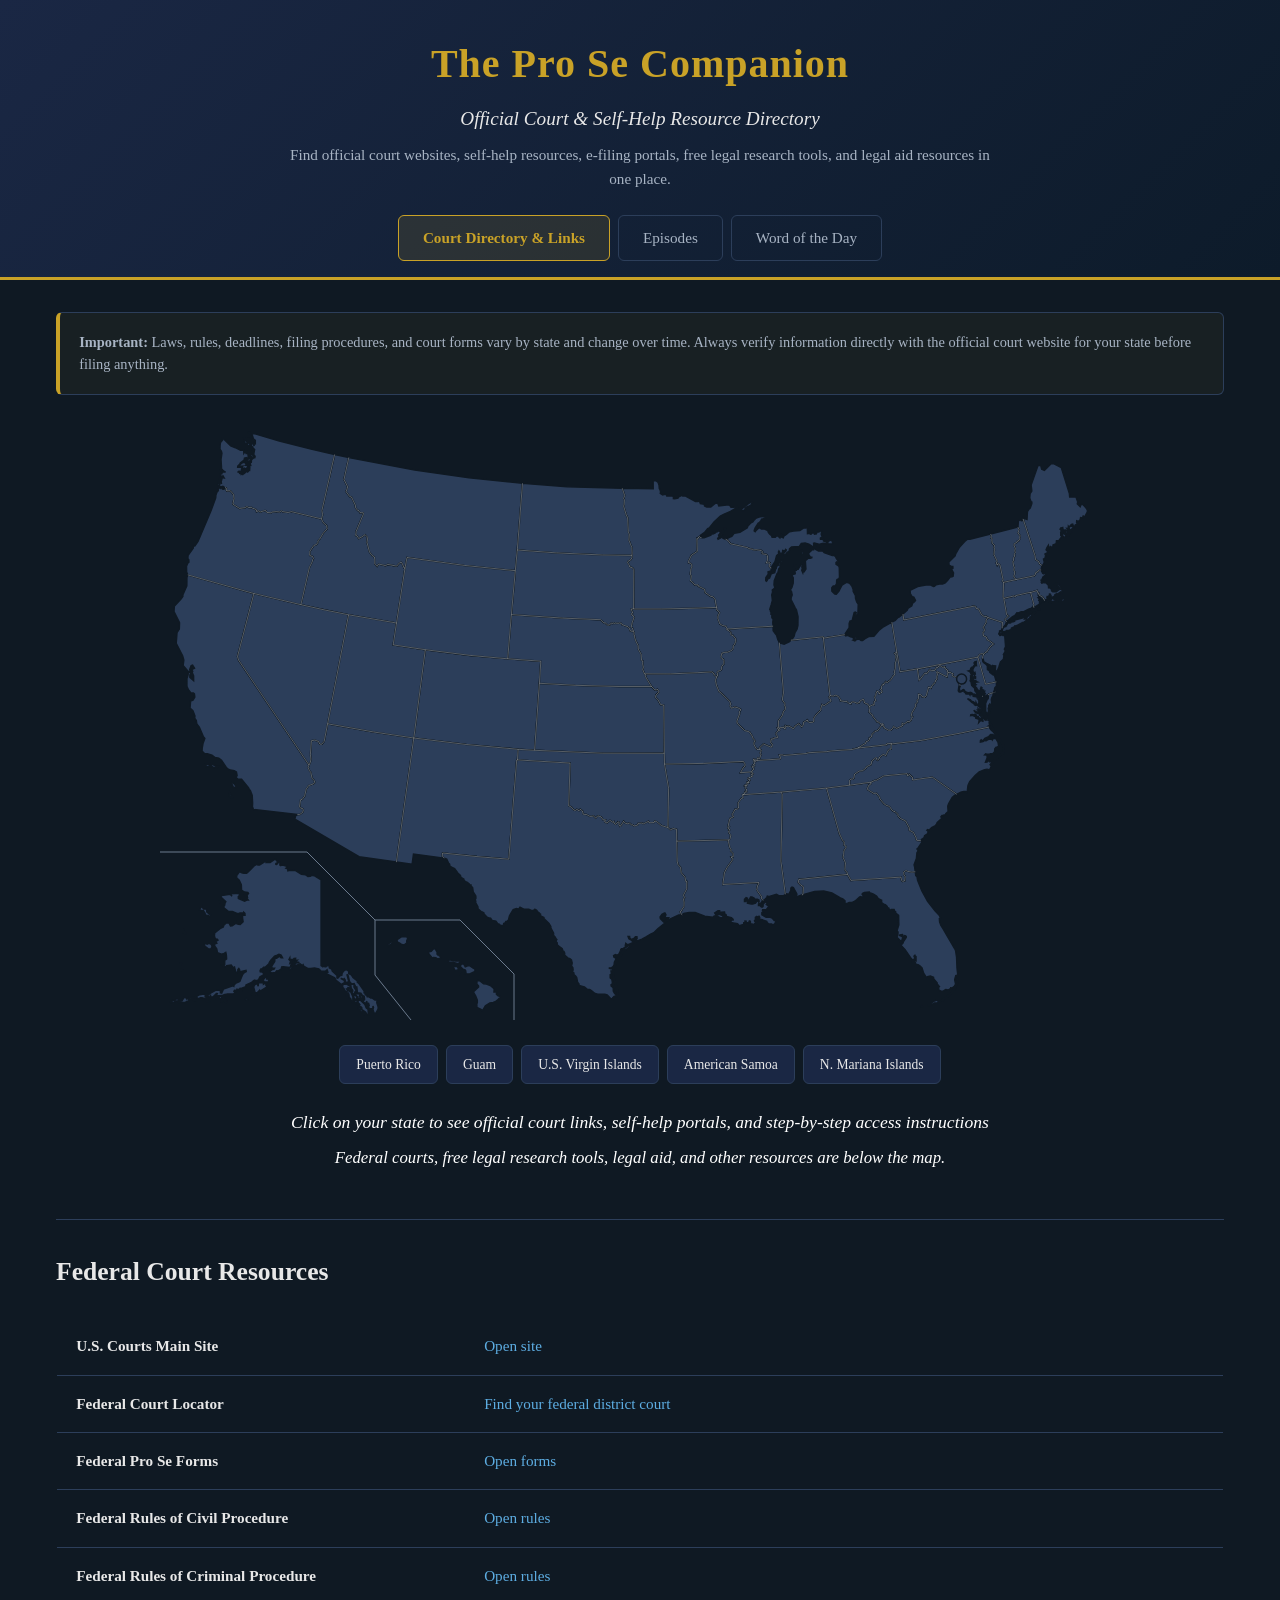
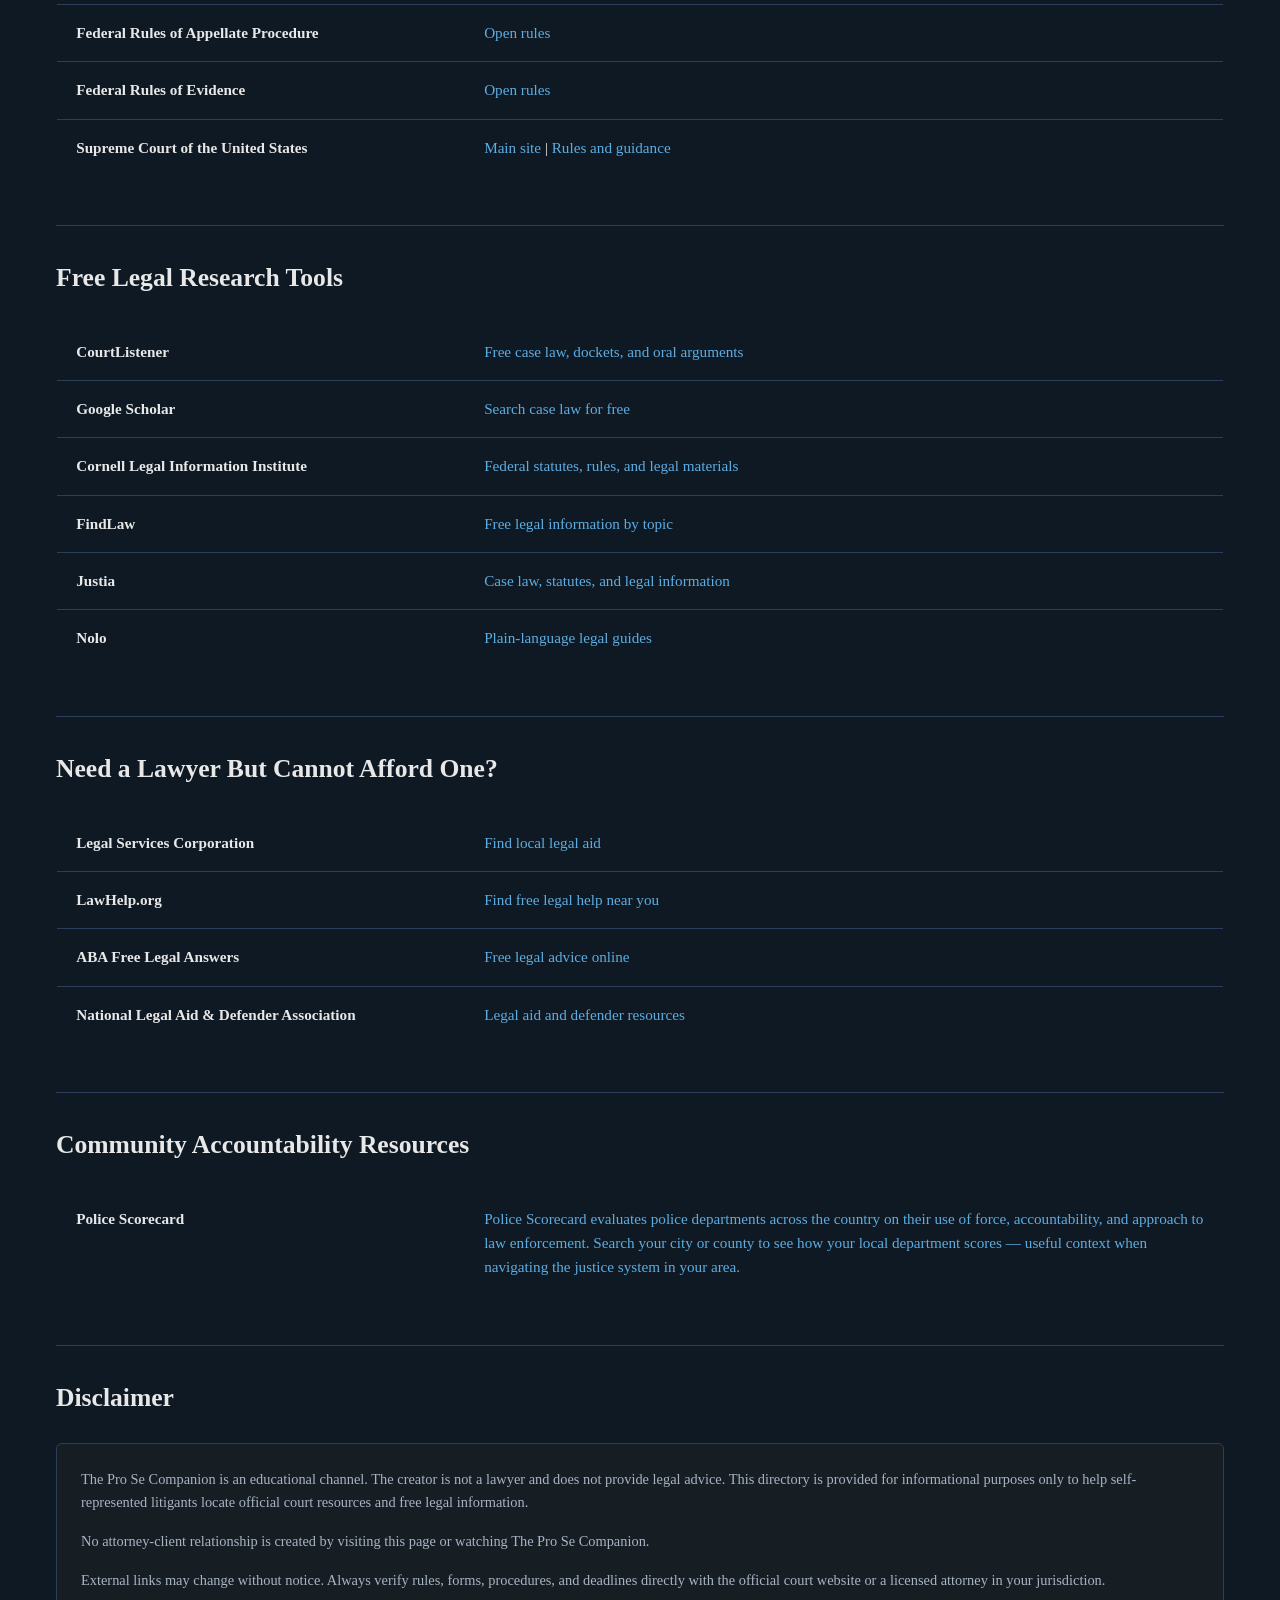
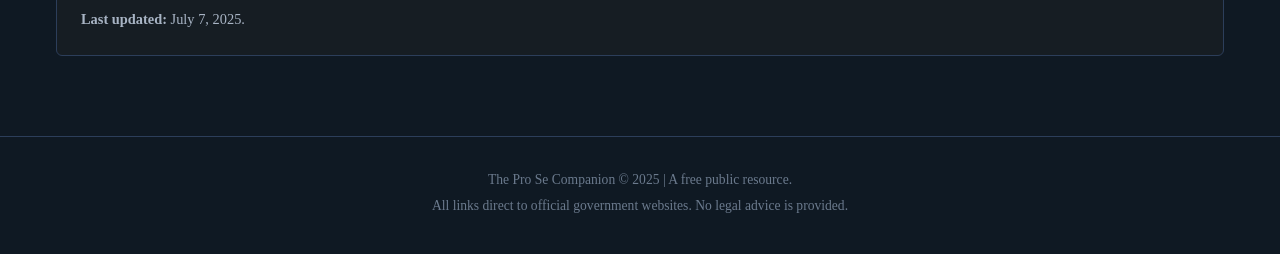
<file: index.html>
<!DOCTYPE html>
<html lang="en">
<head>
    <meta charset="UTF-8">
    <meta name="viewport" content="width=device-width, initial-scale=1.0">
    <title>The Pro Se Companion - Official Court & Self-Help Resource Directory</title>
    <link rel="stylesheet" href="styles.css">
</head>
<body>
    <header>
        <div class="header-content">
            <h1>The Pro Se Companion</h1>
            <p class="subtitle">Official Court & Self-Help Resource Directory</p>
            <p class="tagline">Find official court websites, self-help resources, e-filing portals, free legal research tools, and legal aid resources in one place.</p>
        </div>
        <nav class="main-nav">
            <a href="index.html" class="nav-link active">Court Directory & Links</a>
            <a href="episodes/index.html" class="nav-link">Episodes</a>
            <a href="legal-definitions.html" class="nav-link">Word of the Day</a>
        </nav>
    </header>

    <main>
        <!-- Important Notice -->
        <div class="disclaimer top-disclaimer">
            <p><strong>Important:</strong> Laws, rules, deadlines, filing procedures, and court forms vary by state and change over time. Always verify information directly with the official court website for your state before filing anything.</p>
        </div>

        <!-- Interactive Map -->
        <section class="map-section" id="map-section">
            <!-- Mobile state selector (hidden on desktop) -->
            <div class="mobile-state-select">
                <label for="state-dropdown">Select your state or territory:</label>
                <select id="state-dropdown">
                    <option value="">-- Choose --</option>
                </select>
            </div>
            <div class="map-container" id="map-container">
                <!-- SVG map will be loaded here -->
            </div>
            <p class="map-instruction">Click on your state to see official court links, self-help portals, and step-by-step access instructions</p>
            <p class="map-instruction-secondary">Federal courts, free legal research tools, legal aid, and other resources are below the map.</p>
        </section>

        <section class="state-panel" id="state-panel">
            <button class="back-btn" id="back-btn">&larr; Back to Map</button>
            <div class="state-header" id="state-header">
                <h2 id="state-name"></h2>
            </div>
            <div class="resources-grid" id="resources-grid"></div>
        </section>

        <!-- Federal Court Resources -->
        <section class="directory-section" id="federal">
            <h2 class="section-title">Federal Court Resources</h2>
            <div class="directory-table-wrap">
                <table class="directory-table">
                    <tbody>
                        <tr><td>U.S. Courts Main Site</td><td><a href="https://www.uscourts.gov/" target="_blank" rel="noopener">Open site</a></td></tr>
                        <tr><td>Federal Court Locator</td><td><a href="https://www.uscourts.gov/about-federal-courts/federal-courts-public/court-website-links" target="_blank" rel="noopener">Find your federal district court</a></td></tr>
                        <tr><td>Federal Pro Se Forms</td><td><a href="https://www.uscourts.gov/forms/pro-se-forms" target="_blank" rel="noopener">Open forms</a></td></tr>
                        <tr><td>Federal Rules of Civil Procedure</td><td><a href="https://www.law.cornell.edu/rules/frcp" target="_blank" rel="noopener">Open rules</a></td></tr>
                        <tr><td>Federal Rules of Criminal Procedure</td><td><a href="https://www.law.cornell.edu/rules/frcrmp" target="_blank" rel="noopener">Open rules</a></td></tr>
                        <tr><td>Federal Rules of Appellate Procedure</td><td><a href="https://www.law.cornell.edu/rules/frap" target="_blank" rel="noopener">Open rules</a></td></tr>
                        <tr><td>Federal Rules of Evidence</td><td><a href="https://www.law.cornell.edu/rules/fre" target="_blank" rel="noopener">Open rules</a></td></tr>
                        <tr><td>Supreme Court of the United States</td><td><a href="https://www.supremecourt.gov/" target="_blank" rel="noopener">Main site</a> | <a href="https://www.supremecourt.gov/filingandrules/rules_guidance.aspx" target="_blank" rel="noopener">Rules and guidance</a></td></tr>
                    </tbody>
                </table>
            </div>
        </section>

        <!-- Free Legal Research Tools -->
        <section class="directory-section" id="research">
            <h2 class="section-title">Free Legal Research Tools</h2>
            <div class="directory-table-wrap">
                <table class="directory-table">
                    <tbody>
                        <tr><td>CourtListener</td><td><a href="https://www.courtlistener.com/" target="_blank" rel="noopener">Free case law, dockets, and oral arguments</a></td></tr>
                        <tr><td>Google Scholar</td><td><a href="https://scholar.google.com/" target="_blank" rel="noopener">Search case law for free</a></td></tr>
                        <tr><td>Cornell Legal Information Institute</td><td><a href="https://www.law.cornell.edu/" target="_blank" rel="noopener">Federal statutes, rules, and legal materials</a></td></tr>
                        <tr><td>FindLaw</td><td><a href="https://www.findlaw.com/" target="_blank" rel="noopener">Free legal information by topic</a></td></tr>
                        <tr><td>Justia</td><td><a href="https://www.justia.com/" target="_blank" rel="noopener">Case law, statutes, and legal information</a></td></tr>
                        <tr><td>Nolo</td><td><a href="https://www.nolo.com/" target="_blank" rel="noopener">Plain-language legal guides</a></td></tr>
                    </tbody>
                </table>
            </div>
        </section>

        <!-- Need a Lawyer -->
        <section class="directory-section" id="legal-aid">
            <h2 class="section-title">Need a Lawyer But Cannot Afford One?</h2>
            <div class="directory-table-wrap">
                <table class="directory-table">
                    <tbody>
                        <tr><td>Legal Services Corporation</td><td><a href="https://www.lsc.gov/about-lsc/what-legal-aid/get-legal-help" target="_blank" rel="noopener">Find local legal aid</a></td></tr>
                        <tr><td>LawHelp.org</td><td><a href="https://www.lawhelp.org/" target="_blank" rel="noopener">Find free legal help near you</a></td></tr>
                        <tr><td>ABA Free Legal Answers</td><td><a href="https://abafreelegalanswers.org/" target="_blank" rel="noopener">Free legal advice online</a></td></tr>
                        <tr><td>National Legal Aid & Defender Association</td><td><a href="https://www.nlada.org/" target="_blank" rel="noopener">Legal aid and defender resources</a></td></tr>
                    </tbody>
                </table>
            </div>
        </section>

        <!-- Community Accountability Resources -->
        <section class="directory-section" id="accountability">
            <h2 class="section-title">Community Accountability Resources</h2>
            <div class="directory-table-wrap">
                <table class="directory-table">
                    <tbody>
                        <tr><td>Police Scorecard</td><td><a href="https://policescorecard.org/" target="_blank" rel="noopener">Police Scorecard evaluates police departments across the country on their use of force, accountability, and approach to law enforcement. Search your city or county to see how your local department scores — useful context when navigating the justice system in your area.</a></td></tr>
                    </tbody>
                </table>
            </div>
        </section>

        <!-- Disclaimer -->
        <section class="directory-section" id="disclaimer-section">
            <h2 class="section-title">Disclaimer</h2>
            <div class="disclaimer-full">
                <p>The Pro Se Companion is an educational channel. The creator is not a lawyer and does not provide legal advice. This directory is provided for informational purposes only to help self-represented litigants locate official court resources and free legal information.</p>
                <p>No attorney-client relationship is created by visiting this page or watching The Pro Se Companion.</p>
                <p>External links may change without notice. Always verify rules, forms, procedures, and deadlines directly with the official court website or a licensed attorney in your jurisdiction.</p>
                <p><strong>Last updated:</strong> July 7, 2025.</p>
            </div>
        </section>
    </main>

    <footer>
        <p>The Pro Se Companion &copy; 2025 | A free public resource.</p>
        <p>All links direct to official government websites. No legal advice is provided.</p>
    </footer>

    <script src="state-data.js"></script>
    <script src="us-map.js"></script>
    <script src="app.js"></script>
</body>
</html>
</file>
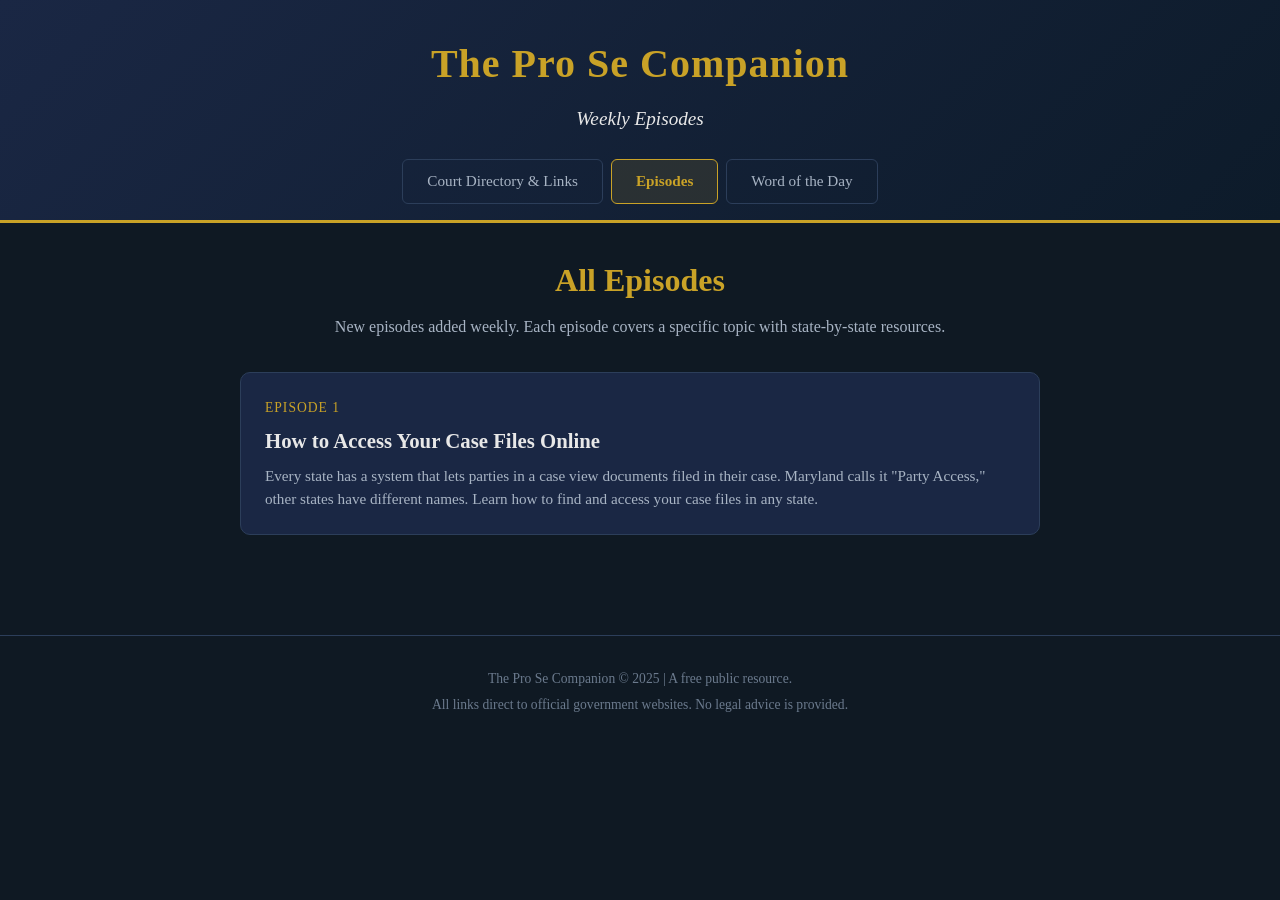
<file: episodes/index.html>
<!DOCTYPE html>
<html lang="en">
<head>
    <meta charset="UTF-8">
    <meta name="viewport" content="width=device-width, initial-scale=1.0">
    <title>Episodes - The Pro Se Companion</title>
    <link rel="stylesheet" href="../styles.css">
</head>
<body>
    <header>
        <div class="header-content">
            <h1>The Pro Se Companion</h1>
            <p class="subtitle">Weekly Episodes</p>
        </div>
        <nav class="main-nav">
            <a href="../index.html" class="nav-link">Court Directory & Links</a>
            <a href="index.html" class="nav-link active">Episodes</a>
            <a href="../legal-definitions.html" class="nav-link">Word of the Day</a>
        </nav>
    </header>

    <main>
        <div class="page-title">
            <h2>All Episodes</h2>
            <p>New episodes added weekly. Each episode covers a specific topic with state-by-state resources.</p>
        </div>

        <div class="episode-list">
            <a href="episode-01.html" class="episode-card">
                <div class="episode-number">Episode 1</div>
                <h3>How to Access Your Case Files Online</h3>
                <p>Every state has a system that lets parties in a case view documents filed in their case. Maryland calls it "Party Access," other states have different names. Learn how to find and access your case files in any state.</p>
            </a>

            <!-- NEXT EPISODE TEMPLATE:
            <a href="episode-02.html" class="episode-card">
                <div class="episode-number">Episode 2</div>
                <h3>Episode Title Here</h3>
                <p>Episode description here.</p>
            </a>
            -->
        </div>
    </main>

    <footer>
        <p>The Pro Se Companion &copy; 2025 | A free public resource.</p>
        <p>All links direct to official government websites. No legal advice is provided.</p>
    </footer>
</body>
</html>
</file>
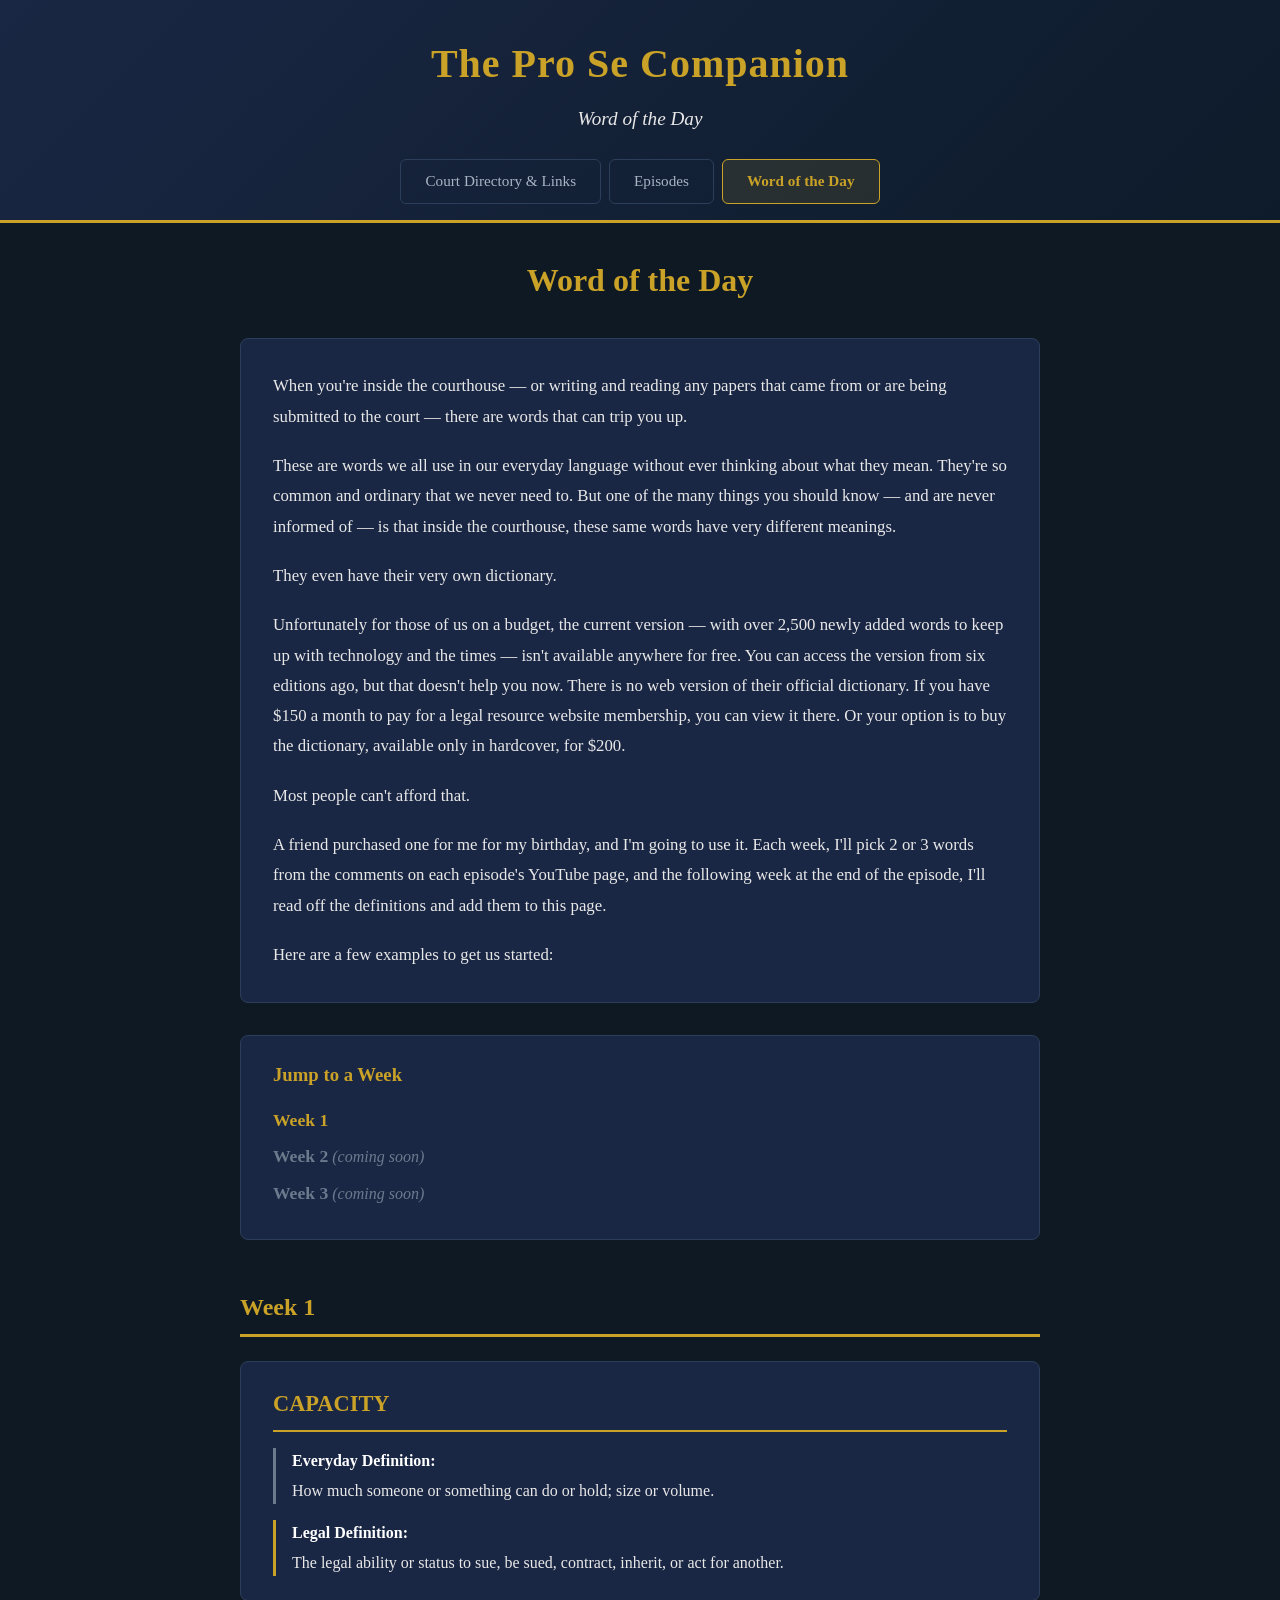
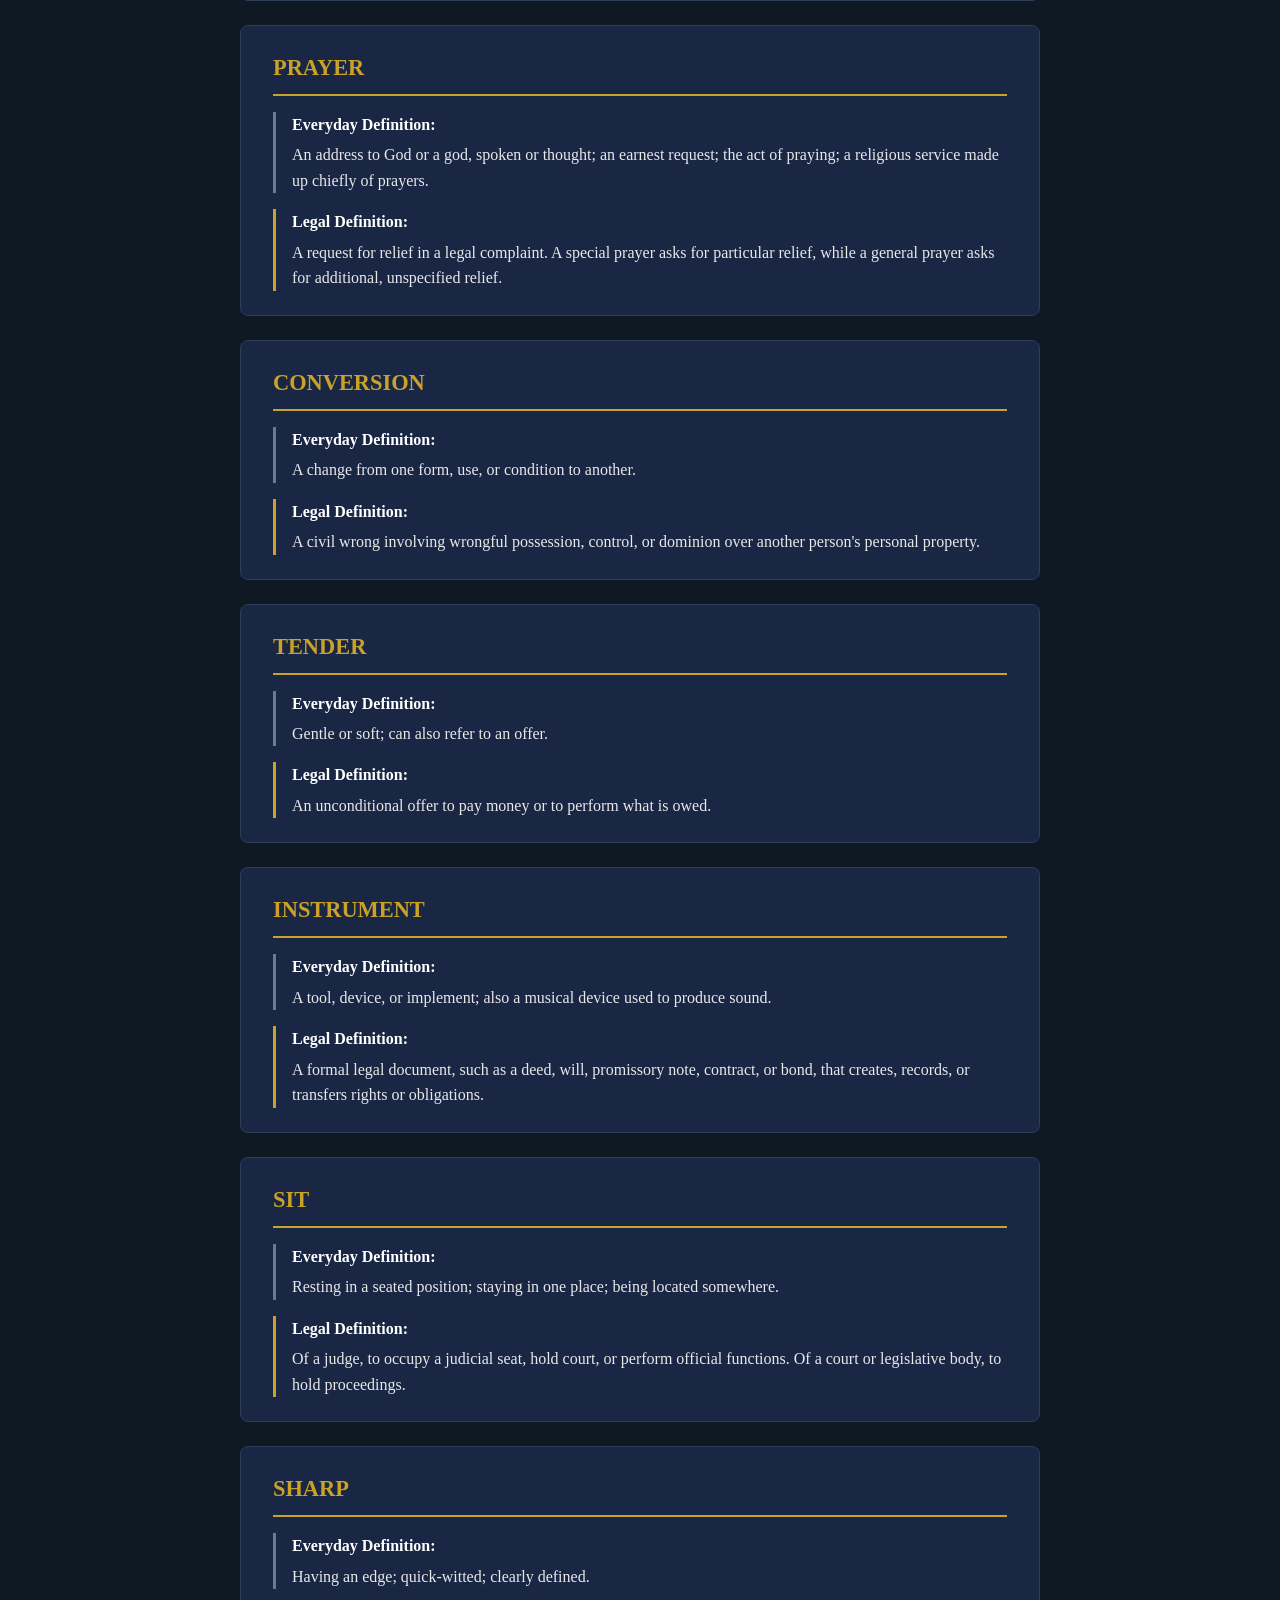
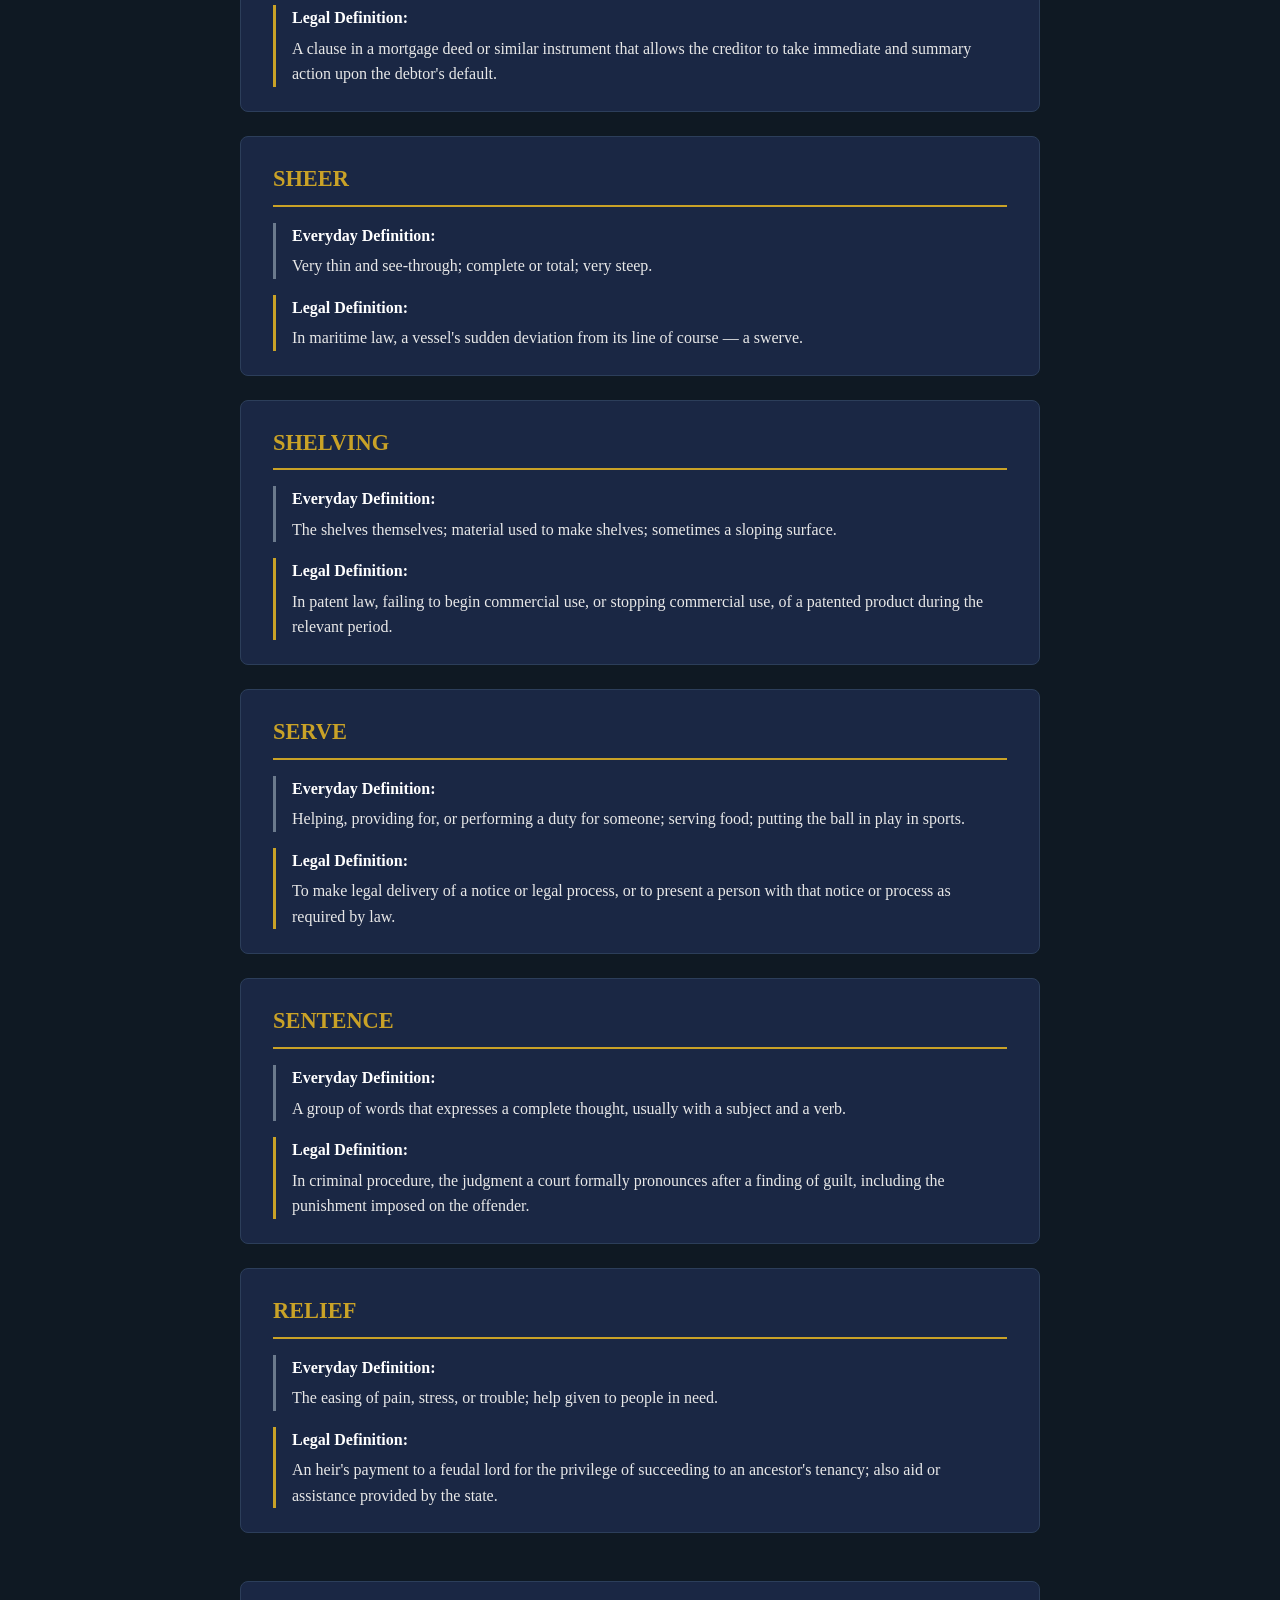
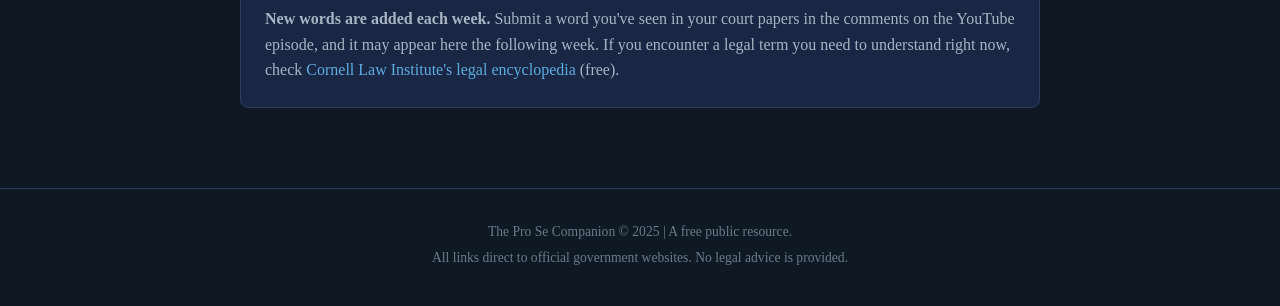
<file: legal-definitions.html>
<!DOCTYPE html>
<html lang="en">
<head>
    <meta charset="UTF-8">
    <meta name="viewport" content="width=device-width, initial-scale=1.0">
    <title>Word of the Day - The Pro Se Companion</title>
    <link rel="stylesheet" href="styles.css">
    <style>
        .intro-section {
            max-width: 800px;
            margin: 0 auto 2rem;
            padding: 2rem;
            background: var(--bg-card);
            border: 1px solid var(--border);
            border-radius: 8px;
            line-height: 1.8;
            font-size: 1.05rem;
            color: var(--text-primary);
        }
        .intro-section p {
            margin-bottom: 1.2rem;
        }
        .intro-section p:last-child {
            margin-bottom: 0;
        }
        .word-card {
            background: var(--bg-card);
            border: 1px solid var(--border);
            border-radius: 8px;
            padding: 1.5rem 2rem;
            margin-bottom: 1.5rem;
            max-width: 800px;
            margin-left: auto;
            margin-right: auto;
            transition: border-color 0.2s ease;
        }
        .word-card:hover {
            border-color: var(--accent);
        }
        .word-card h3 {
            font-size: 1.4rem;
            color: var(--accent);
            margin-bottom: 1rem;
            border-bottom: 2px solid var(--accent);
            padding-bottom: 0.5rem;
        }
        .word-card .def-label {
            font-weight: bold;
            color: #ffffff;
            margin-bottom: 0.3rem;
        }
        .word-card .def-text {
            color: var(--text-primary);
            line-height: 1.6;
        }
        .word-card .def-everyday {
            margin-bottom: 1rem;
            padding-left: 1rem;
            border-left: 3px solid var(--text-muted);
        }
        .word-card .def-legal {
            padding-left: 1rem;
            border-left: 3px solid var(--accent);
        }
        .week-nav {
            max-width: 800px;
            margin: 2rem auto;
            padding: 1.5rem 2rem;
            background: var(--bg-card);
            border: 1px solid var(--border);
            border-radius: 8px;
        }
        .week-nav h3 {
            margin-bottom: 1rem;
            color: var(--accent);
        }
        .week-nav ul {
            list-style: none;
            padding: 0;
        }
        .week-nav ul li {
            margin-bottom: 0.5rem;
        }
        .week-nav ul li a {
            color: var(--accent);
            text-decoration: none;
            font-weight: bold;
            font-size: 1.1rem;
        }
        .week-nav ul li a:hover {
            color: var(--accent-hover);
            text-decoration: underline;
        }
        .week-nav ul li.coming-soon a {
            color: var(--text-muted);
            pointer-events: none;
        }
        .week-nav ul li.coming-soon::after {
            content: " (coming soon)";
            color: var(--text-muted);
            font-weight: normal;
            font-style: italic;
        }
        .week-heading {
            max-width: 800px;
            margin: 3rem auto 1.5rem;
            padding-bottom: 0.5rem;
            border-bottom: 3px solid var(--accent);
            font-size: 1.5rem;
            color: var(--accent);
        }
        .bottom-note {
            max-width: 800px;
            margin: 3rem auto 0;
            padding: 1.5rem;
            background: var(--bg-card);
            border: 1px solid var(--border);
            border-radius: 8px;
            color: var(--text-secondary);
        }
        .bottom-note a {
            color: var(--link);
            text-decoration: none;
        }
        .bottom-note a:hover {
            color: var(--link-hover);
            text-decoration: underline;
        }
    </style>
</head>
<body>
    <header>
        <div class="header-content">
            <h1>The Pro Se Companion</h1>
            <p class="subtitle">Word of the Day</p>
        </div>
        <nav class="main-nav">
            <a href="index.html" class="nav-link">Court Directory & Links</a>
            <a href="episodes/index.html" class="nav-link">Episodes</a>
            <a href="legal-definitions.html" class="nav-link active">Word of the Day</a>
        </nav>
    </header>

    <main>
        <div class="page-title">
            <h2>Word of the Day</h2>
        </div>

        <!-- INTRODUCTION -->
        <div class="intro-section">
            <p>When you're inside the courthouse &mdash; or writing and reading any papers that came from or are being submitted to the court &mdash; there are words that can trip you up.</p>

            <p>These are words we all use in our everyday language without ever thinking about what they mean. They're so common and ordinary that we never need to. But one of the many things you should know &mdash; and are never informed of &mdash; is that inside the courthouse, these same words have very different meanings.</p>

            <p>They even have their very own dictionary.</p>

            <p>Unfortunately for those of us on a budget, the current version &mdash; with over 2,500 newly added words to keep up with technology and the times &mdash; isn't available anywhere for free. You can access the version from six editions ago, but that doesn't help you now. There is no web version of their official dictionary. If you have $150 a month to pay for a legal resource website membership, you can view it there. Or your option is to buy the dictionary, available only in hardcover, for $200.</p>

            <p>Most people can't afford that.</p>

            <p>A friend purchased one for me for my birthday, and I'm going to use it. Each week, I'll pick 2 or 3 words from the comments on each episode's YouTube page, and the following week at the end of the episode, I'll read off the definitions and add them to this page.</p>

            <p>Here are a few examples to get us started:</p>
        </div>

        <!-- WEEK NAVIGATION -->
        <div class="week-nav">
            <h3>Jump to a Week</h3>
            <ul>
                <li><a href="#week-1">Week 1</a></li>
                <li class="coming-soon"><a href="#week-2">Week 2</a></li>
                <li class="coming-soon"><a href="#week-3">Week 3</a></li>
            </ul>
        </div>

        <!-- ============================== -->
        <!-- WEEK 1 -->
        <!-- ============================== -->
        <h3 class="week-heading" id="week-1">Week 1</h3>

        <div class="word-card">
            <h3>CAPACITY</h3>
            <div class="def-everyday">
                <p class="def-label">Everyday Definition:</p>
                <p class="def-text">How much someone or something can do or hold; size or volume.</p>
            </div>
            <div class="def-legal">
                <p class="def-label">Legal Definition:</p>
                <p class="def-text">The legal ability or status to sue, be sued, contract, inherit, or act for another.</p>
            </div>
        </div>

        <div class="word-card">
            <h3>PRAYER</h3>
            <div class="def-everyday">
                <p class="def-label">Everyday Definition:</p>
                <p class="def-text">An address to God or a god, spoken or thought; an earnest request; the act of praying; a religious service made up chiefly of prayers.</p>
            </div>
            <div class="def-legal">
                <p class="def-label">Legal Definition:</p>
                <p class="def-text">A request for relief in a legal complaint. A special prayer asks for particular relief, while a general prayer asks for additional, unspecified relief.</p>
            </div>
        </div>

        <div class="word-card">
            <h3>CONVERSION</h3>
            <div class="def-everyday">
                <p class="def-label">Everyday Definition:</p>
                <p class="def-text">A change from one form, use, or condition to another.</p>
            </div>
            <div class="def-legal">
                <p class="def-label">Legal Definition:</p>
                <p class="def-text">A civil wrong involving wrongful possession, control, or dominion over another person's personal property.</p>
            </div>
        </div>

        <div class="word-card">
            <h3>TENDER</h3>
            <div class="def-everyday">
                <p class="def-label">Everyday Definition:</p>
                <p class="def-text">Gentle or soft; can also refer to an offer.</p>
            </div>
            <div class="def-legal">
                <p class="def-label">Legal Definition:</p>
                <p class="def-text">An unconditional offer to pay money or to perform what is owed.</p>
            </div>
        </div>

        <div class="word-card">
            <h3>INSTRUMENT</h3>
            <div class="def-everyday">
                <p class="def-label">Everyday Definition:</p>
                <p class="def-text">A tool, device, or implement; also a musical device used to produce sound.</p>
            </div>
            <div class="def-legal">
                <p class="def-label">Legal Definition:</p>
                <p class="def-text">A formal legal document, such as a deed, will, promissory note, contract, or bond, that creates, records, or transfers rights or obligations.</p>
            </div>
        </div>

        <div class="word-card">
            <h3>SIT</h3>
            <div class="def-everyday">
                <p class="def-label">Everyday Definition:</p>
                <p class="def-text">Resting in a seated position; staying in one place; being located somewhere.</p>
            </div>
            <div class="def-legal">
                <p class="def-label">Legal Definition:</p>
                <p class="def-text">Of a judge, to occupy a judicial seat, hold court, or perform official functions. Of a court or legislative body, to hold proceedings.</p>
            </div>
        </div>

        <div class="word-card">
            <h3>SHARP</h3>
            <div class="def-everyday">
                <p class="def-label">Everyday Definition:</p>
                <p class="def-text">Having an edge; quick-witted; clearly defined.</p>
            </div>
            <div class="def-legal">
                <p class="def-label">Legal Definition:</p>
                <p class="def-text">A clause in a mortgage deed or similar instrument that allows the creditor to take immediate and summary action upon the debtor's default.</p>
            </div>
        </div>

        <div class="word-card">
            <h3>SHEER</h3>
            <div class="def-everyday">
                <p class="def-label">Everyday Definition:</p>
                <p class="def-text">Very thin and see-through; complete or total; very steep.</p>
            </div>
            <div class="def-legal">
                <p class="def-label">Legal Definition:</p>
                <p class="def-text">In maritime law, a vessel's sudden deviation from its line of course &mdash; a swerve.</p>
            </div>
        </div>

        <div class="word-card">
            <h3>SHELVING</h3>
            <div class="def-everyday">
                <p class="def-label">Everyday Definition:</p>
                <p class="def-text">The shelves themselves; material used to make shelves; sometimes a sloping surface.</p>
            </div>
            <div class="def-legal">
                <p class="def-label">Legal Definition:</p>
                <p class="def-text">In patent law, failing to begin commercial use, or stopping commercial use, of a patented product during the relevant period.</p>
            </div>
        </div>

        <div class="word-card">
            <h3>SERVE</h3>
            <div class="def-everyday">
                <p class="def-label">Everyday Definition:</p>
                <p class="def-text">Helping, providing for, or performing a duty for someone; serving food; putting the ball in play in sports.</p>
            </div>
            <div class="def-legal">
                <p class="def-label">Legal Definition:</p>
                <p class="def-text">To make legal delivery of a notice or legal process, or to present a person with that notice or process as required by law.</p>
            </div>
        </div>

        <div class="word-card">
            <h3>SENTENCE</h3>
            <div class="def-everyday">
                <p class="def-label">Everyday Definition:</p>
                <p class="def-text">A group of words that expresses a complete thought, usually with a subject and a verb.</p>
            </div>
            <div class="def-legal">
                <p class="def-label">Legal Definition:</p>
                <p class="def-text">In criminal procedure, the judgment a court formally pronounces after a finding of guilt, including the punishment imposed on the offender.</p>
            </div>
        </div>

        <div class="word-card">
            <h3>RELIEF</h3>
            <div class="def-everyday">
                <p class="def-label">Everyday Definition:</p>
                <p class="def-text">The easing of pain, stress, or trouble; help given to people in need.</p>
            </div>
            <div class="def-legal">
                <p class="def-label">Legal Definition:</p>
                <p class="def-text">An heir's payment to a feudal lord for the privilege of succeeding to an ancestor's tenancy; also aid or assistance provided by the state.</p>
            </div>
        </div>

        <!-- ============================== -->
        <!-- WEEK 2 (placeholder) -->
        <!-- ============================== -->
        <!--
        <h3 class="week-heading" id="week-2">Week 2</h3>

        <div class="word-card">
            <h3>YOUR WORD HERE</h3>
            <div class="def-everyday">
                <p class="def-label">Everyday Definition:</p>
                <p class="def-text">Everyday meaning goes here.</p>
            </div>
            <div class="def-legal">
                <p class="def-label">Legal Definition:</p>
                <p class="def-text">Legal meaning goes here.</p>
            </div>
        </div>
        -->

        <!-- ============================== -->
        <!-- WEEK 3 (placeholder) -->
        <!-- ============================== -->
        <!--
        <h3 class="week-heading" id="week-3">Week 3</h3>
        -->

        <div class="bottom-note">
            <p><strong>New words are added each week.</strong> Submit a word you've seen in your court papers in the comments on the YouTube episode, and it may appear here the following week. If you encounter a legal term you need to understand right now, check <a href="https://www.law.cornell.edu/wex" target="_blank" rel="noopener">Cornell Law Institute's legal encyclopedia</a> (free).</p>
        </div>

        <!-- HOW TO ADD NEW WORDS EACH WEEK:

        1. Uncomment and update the week heading:
           <h3 class="week-heading" id="week-2">Week 2</h3>

        2. Add word cards:
           <div class="word-card">
               <h3>YOUR WORD</h3>
               <div class="def-everyday">
                   <p class="def-label">Everyday Definition:</p>
                   <p class="def-text">Everyday meaning here.</p>
               </div>
               <div class="def-legal">
                   <p class="def-label">Legal Definition:</p>
                   <p class="def-text">Legal meaning here.</p>
               </div>
           </div>

        3. Update the week-nav list: remove class="coming-soon"
           from the new week's <li> to make it clickable.

        4. Repeat for each new word that week.
        -->
    </main>

    <footer>
        <p>The Pro Se Companion &copy; 2025 | A free public resource.</p>
        <p>All links direct to official government websites. No legal advice is provided.</p>
    </footer>
</body>
</html>
</file>
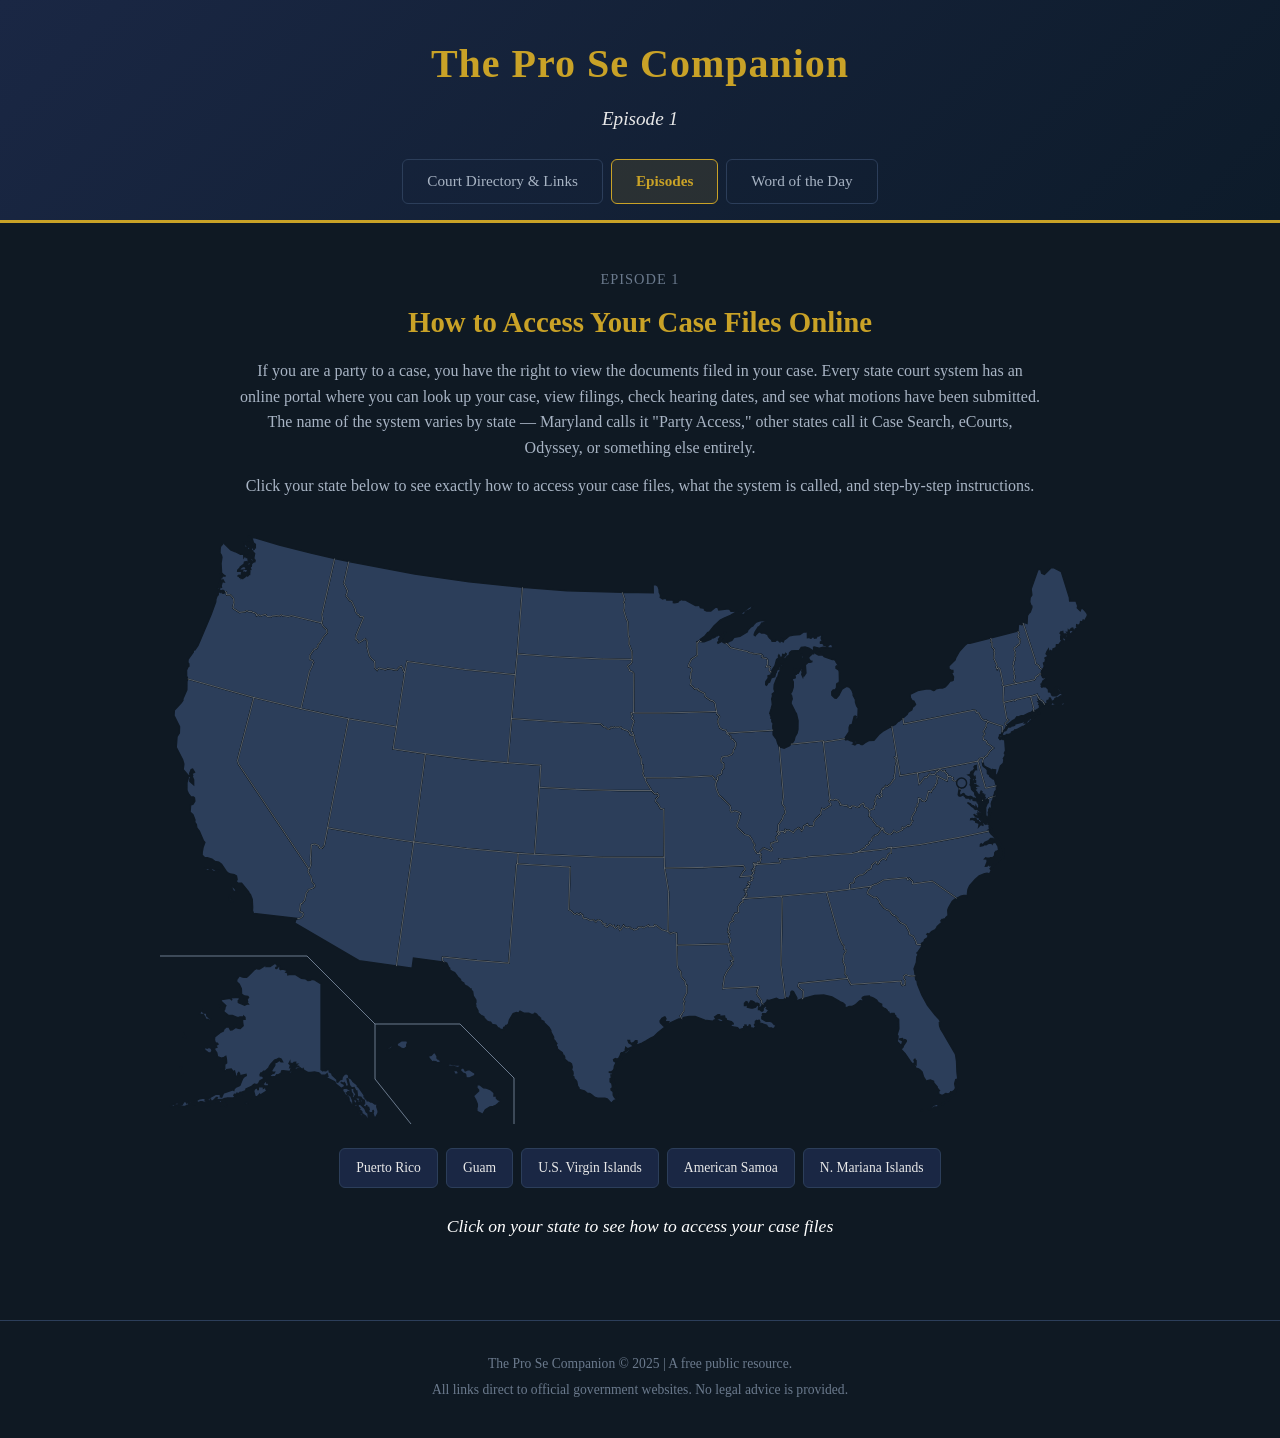
<file: episodes/episode-01.html>
<!DOCTYPE html>
<html lang="en">
<head>
    <meta charset="UTF-8">
    <meta name="viewport" content="width=device-width, initial-scale=1.0">
    <title>Episode 1: Access Your Case Files - The Pro Se Companion</title>
    <link rel="stylesheet" href="../styles.css">
</head>
<body>
    <header>
        <div class="header-content">
            <h1>The Pro Se Companion</h1>
            <p class="subtitle">Episode 1</p>
        </div>
        <nav class="main-nav">
            <a href="../index.html" class="nav-link">Court Directory & Links</a>
            <a href="index.html" class="nav-link active">Episodes</a>
            <a href="../legal-definitions.html" class="nav-link">Word of the Day</a>
        </nav>
    </header>

    <main>
        <div class="episode-intro">
            <p class="episode-num">Episode 1</p>
            <h2>How to Access Your Case Files Online</h2>
            <p>If you are a party to a case, you have the right to view the documents filed in your case. Every state court system has an online portal where you can look up your case, view filings, check hearing dates, and see what motions have been submitted. The name of the system varies by state &mdash; Maryland calls it "Party Access," other states call it Case Search, eCourts, Odyssey, or something else entirely.</p>
            <p>Click your state below to see exactly how to access your case files, what the system is called, and step-by-step instructions.</p>
        </div>

        <section class="map-section" id="map-section">
            <!-- Mobile state selector (hidden on desktop) -->
            <div class="mobile-state-select">
                <label for="state-dropdown">Select your state or territory:</label>
                <select id="state-dropdown">
                    <option value="">-- Choose --</option>
                </select>
            </div>
            <div class="map-container" id="map-container">
                <!-- SVG map will be loaded here -->
            </div>
            <p class="map-instruction">Click on your state to see how to access your case files</p>
        </section>

        <section class="state-panel" id="state-panel">
            <button class="back-btn" id="back-btn">&larr; Back to Map</button>
            <div class="state-header" id="state-header">
                <h2 id="state-name"></h2>
            </div>
            <div id="state-content">
                <!-- State-specific content will be populated by JS -->
            </div>
            <div class="disclaimer">
                <p><strong>Disclaimer:</strong> This site provides links to official government resources for informational purposes only. 
                Court systems update their websites periodically. If a link does not work, search your state court system's main website for "case search" or "party access." This is not legal advice.</p>
            </div>
        </section>
    </main>

    <footer>
        <p>The Pro Se Companion &copy; 2025 | A free public resource.</p>
        <p>All links direct to official government websites. No legal advice is provided.</p>
    </footer>

    <script src="episode-01-data.js"></script>
    <script src="../us-map.js"></script>
    <script src="episode-app.js"></script>
</body>
</html>
</file>
<file: styles.css>
/* === RESET & BASE === */
*, *::before, *::after {
    margin: 0;
    padding: 0;
    box-sizing: border-box;
}

:root {
    --primary: #1a2744;
    --primary-light: #2c3e5a;
    --accent: #c9a227;
    --accent-hover: #e0b830;
    --bg-dark: #0f1923;
    --bg-card: #1a2744;
    --bg-card-hover: #243352;
    --text-primary: #e8e8e8;
    --text-secondary: #a8b4c4;
    --text-muted: #6b7a8d;
    --border: #2c3e5a;
    --success: #2ecc71;
    --link: #5dade2;
    --link-hover: #85c1e9;
}

html {
    scroll-behavior: smooth;
}

body {
    font-family: 'Georgia', 'Times New Roman', serif;
    background-color: var(--bg-dark);
    color: var(--text-primary);
    min-height: 100vh;
    line-height: 1.6;
}

/* === HEADER === */
header {
    background: linear-gradient(135deg, var(--primary) 0%, #0d1b2a 100%);
    border-bottom: 3px solid var(--accent);
    padding: 2rem 1rem 1rem;
    text-align: center;
}

.header-content h1 {
    font-size: 2.5rem;
    color: var(--accent);
    letter-spacing: 1px;
    margin-bottom: 0.5rem;
    font-weight: 700;
}

.header-content .subtitle {
    font-size: 1.2rem;
    color: var(--text-primary);
    margin-bottom: 0.5rem;
    font-style: italic;
}

.header-content .tagline {
    font-size: 0.95rem;
    color: var(--text-secondary);
    max-width: 700px;
    margin: 0 auto;
}

/* === NAVIGATION === */
.main-nav {
    margin-top: 1.5rem;
    display: flex;
    justify-content: center;
    gap: 0.5rem;
    flex-wrap: wrap;
}

.nav-link {
    color: var(--text-secondary);
    text-decoration: none;
    padding: 0.6rem 1.5rem;
    border: 1px solid var(--border);
    border-radius: 6px;
    font-family: inherit;
    font-size: 0.95rem;
    transition: all 0.2s ease;
}

.nav-link:hover {
    color: var(--accent);
    border-color: var(--accent);
    background: rgba(201, 162, 39, 0.08);
}

.nav-link.active {
    color: var(--accent);
    border-color: var(--accent);
    background: rgba(201, 162, 39, 0.12);
    font-weight: bold;
}

/* === EPISODE LIST === */
.episode-list {
    max-width: 800px;
    margin: 0 auto;
}

.episode-card {
    background: var(--bg-card);
    border: 1px solid var(--border);
    border-radius: 10px;
    padding: 1.5rem;
    margin-bottom: 1.2rem;
    transition: all 0.2s ease;
    display: block;
    text-decoration: none;
    color: inherit;
}

.episode-card:hover {
    border-color: var(--accent);
    background: var(--bg-card-hover);
    transform: translateY(-2px);
    box-shadow: 0 4px 20px rgba(201, 162, 39, 0.1);
}

.episode-card .episode-number {
    font-size: 0.85rem;
    color: var(--accent);
    text-transform: uppercase;
    letter-spacing: 1px;
    margin-bottom: 0.3rem;
}

.episode-card h3 {
    color: var(--text-primary);
    font-size: 1.3rem;
    margin-bottom: 0.5rem;
}

.episode-card p {
    color: var(--text-secondary);
    font-size: 0.95rem;
    line-height: 1.5;
}

.page-title {
    text-align: center;
    margin-bottom: 2rem;
}

.page-title h2 {
    color: var(--accent);
    font-size: 2rem;
    margin-bottom: 0.5rem;
}

.page-title p {
    color: var(--text-secondary);
    font-size: 1rem;
}

/* === DEFINITIONS === */
.definitions-list {
    max-width: 800px;
    margin: 0 auto;
}

.episode-words-heading {
    color: var(--accent);
    font-size: 1.3rem;
    margin-top: 2rem;
    margin-bottom: 1rem;
    padding-bottom: 0.5rem;
    border-bottom: 2px solid var(--accent);
}

.episode-words-heading:first-child {
    margin-top: 0;
}

.definition-card {
    background: var(--bg-card);
    border: 1px solid var(--border);
    border-radius: 8px;
    padding: 1.2rem 1.5rem;
    margin-bottom: 1rem;
    transition: border-color 0.2s ease;
}

.definition-card:hover {
    border-color: var(--accent);
}

.definition-card h3 {
    color: var(--accent);
    font-size: 1.1rem;
    margin-bottom: 0.5rem;
}

.definition-card p {
    color: var(--text-secondary);
    font-size: 0.95rem;
    line-height: 1.6;
}

.definition-card p a {
    color: var(--link);
    text-decoration: none;
}

.definition-card p a:hover {
    color: var(--link-hover);
    text-decoration: underline;
}

/* === EPISODE CONTENT === */
.episode-intro {
    max-width: 800px;
    margin: 0 auto 2rem;
    text-align: center;
}

.episode-intro h2 {
    color: var(--accent);
    font-size: 1.8rem;
    margin-bottom: 0.5rem;
}

.episode-intro .episode-num {
    color: var(--text-muted);
    font-size: 0.9rem;
    text-transform: uppercase;
    letter-spacing: 1px;
    margin-bottom: 0.5rem;
}

.episode-intro p {
    color: var(--text-secondary);
    font-size: 1rem;
    line-height: 1.6;
    margin-top: 0.8rem;
}

.state-info-section {
    margin-top: 1rem;
}

.state-info-section h3 {
    color: var(--accent);
    font-size: 1.3rem;
    margin-bottom: 0.5rem;
}

.state-info-section .info-description {
    color: var(--text-secondary);
    font-size: 0.95rem;
    line-height: 1.6;
    margin-bottom: 1rem;
    padding: 1rem;
    background: rgba(201, 162, 39, 0.05);
    border-left: 3px solid var(--accent);
    border-radius: 4px;
}

.state-info-section .steps {
    list-style: none;
    padding: 0;
    counter-reset: step-counter;
}

.state-info-section .steps li {
    counter-increment: step-counter;
    padding: 0.8rem 1rem 0.8rem 3rem;
    position: relative;
    margin-bottom: 0.5rem;
    background: var(--bg-card);
    border-radius: 6px;
    border: 1px solid var(--border);
    color: var(--text-primary);
    font-size: 0.95rem;
    line-height: 1.5;
}

.state-info-section .steps li::before {
    content: counter(step-counter);
    position: absolute;
    left: 0.8rem;
    top: 0.8rem;
    width: 1.5rem;
    height: 1.5rem;
    background: var(--accent);
    color: var(--primary);
    font-weight: bold;
    font-size: 0.85rem;
    border-radius: 50%;
    display: flex;
    align-items: center;
    justify-content: center;
}

/* === MAIN === */
main {
    max-width: 1200px;
    margin: 0 auto;
    padding: 2rem 1rem;
}

/* === MAP SECTION === */
.map-section {
    text-align: center;
}

.map-container {
    width: 100%;
    max-width: 960px;
    margin: 0 auto;
    position: relative;
}

.map-container svg {
    width: 100%;
    height: auto;
}

.map-container svg .state path,
.map-container svg circle.dc {
    fill: var(--primary-light);
    stroke: var(--bg-dark);
    stroke-width: 1.5;
    cursor: pointer;
    transition: fill 0.2s ease, transform 0.1s ease;
}

.map-container svg .state path:hover,
.map-container svg circle.dc:hover {
    fill: var(--accent);
    filter: brightness(1.2);
}

.map-container svg .state path:active,
.map-container svg circle.dc:active {
    fill: var(--accent-hover);
}

.map-container svg .borders path {
    stroke: rgba(255, 255, 255, 0.3);
    stroke-width: 1;
    pointer-events: none;
}

.map-container svg .separator1 {
    stroke: var(--text-muted);
    stroke-width: 1;
    pointer-events: none;
}

.map-instruction {
    margin-top: 1.5rem;
    color: #ffffff;
    font-size: 1.1rem;
    font-style: italic;
}

.map-instruction-secondary {
    margin-top: 0.5rem;
    color: #ffffff;
    font-size: 1.05rem;
    font-style: italic;
}

/* === TERRITORY BOXES === */
.territory-boxes {
    display: flex;
    justify-content: center;
    flex-wrap: wrap;
    gap: 0.5rem;
    margin-top: 1rem;
    padding: 0 1rem;
}

.territory-box {
    background: var(--bg-card);
    border: 1px solid var(--border);
    border-radius: 6px;
    padding: 0.5rem 1rem;
    color: var(--text-primary);
    font-size: 0.85rem;
    cursor: pointer;
    transition: all 0.2s ease;
    text-align: center;
}

.territory-box:hover {
    border-color: var(--accent);
    background: var(--bg-card-hover);
    color: var(--accent);
}

/* === TWO-COLUMN DIRECTORY === */
.directory-columns {
    display: grid;
    grid-template-columns: 1fr 1fr;
    gap: 2rem;
}

@media (max-width: 768px) {
    .directory-columns {
        grid-template-columns: 1fr;
        gap: 1rem;
    }
}

/* === STATE PANEL === */
.state-panel {
    display: none;
    animation: fadeIn 0.3s ease;
}

.state-panel.active {
    display: block;
}

@keyframes fadeIn {
    from { opacity: 0; transform: translateY(10px); }
    to { opacity: 1; transform: translateY(0); }
}

.back-btn {
    background: var(--primary-light);
    color: var(--text-primary);
    border: 1px solid var(--border);
    padding: 0.7rem 1.5rem;
    border-radius: 6px;
    cursor: pointer;
    font-size: 1rem;
    font-family: inherit;
    transition: all 0.2s ease;
    margin-bottom: 1.5rem;
}

.back-btn:hover {
    background: var(--accent);
    color: var(--primary);
    border-color: var(--accent);
}

.state-header {
    margin-bottom: 2rem;
    padding-bottom: 1rem;
    border-bottom: 2px solid var(--accent);
}

.state-header h2 {
    font-size: 2rem;
    color: var(--accent);
}

/* === RESOURCES GRID === */
.resources-grid {
    display: grid;
    grid-template-columns: repeat(auto-fit, minmax(320px, 1fr));
    gap: 1.5rem;
    margin-bottom: 2rem;
}

.resource-card {
    background: var(--bg-card);
    border: 1px solid var(--border);
    border-radius: 10px;
    padding: 1.5rem;
    transition: all 0.2s ease;
}

.resource-card:hover {
    border-color: var(--accent);
    background: var(--bg-card-hover);
    transform: translateY(-2px);
    box-shadow: 0 4px 20px rgba(201, 162, 39, 0.1);
}

.resource-card h3 {
    color: var(--accent);
    font-size: 1.1rem;
    margin-bottom: 1rem;
    padding-bottom: 0.5rem;
    border-bottom: 1px solid var(--border);
    display: flex;
    align-items: center;
    gap: 0.5rem;
}

.resource-card h3 .icon {
    font-size: 1.3rem;
}

.resource-card ul {
    list-style: none;
    padding: 0;
}

.resource-card ul li {
    margin-bottom: 0.7rem;
}

.resource-card ul li a {
    color: var(--link);
    text-decoration: none;
    font-size: 0.95rem;
    transition: color 0.2s ease;
    display: inline-block;
    line-height: 1.4;
}

.resource-card ul li a:hover {
    color: var(--link-hover);
    text-decoration: underline;
}

.resource-card ul li a::before {
    content: "\2192 ";
    color: var(--accent);
    margin-right: 0.3rem;
}

/* === DISCLAIMER === */
.disclaimer {
    margin-top: 2rem;
    padding: 1.2rem;
    background: rgba(201, 162, 39, 0.05);
    border: 1px solid var(--border);
    border-left: 4px solid var(--accent);
    border-radius: 6px;
}

.disclaimer.top-disclaimer {
    margin-top: 0;
    margin-bottom: 2rem;
}

.disclaimer p {
    font-size: 0.9rem;
    color: var(--text-secondary);
    line-height: 1.5;
}

.disclaimer-full {
    padding: 1.5rem;
    background: rgba(201, 162, 39, 0.03);
    border: 1px solid var(--border);
    border-radius: 6px;
}

.disclaimer-full p {
    font-size: 0.9rem;
    color: var(--text-secondary);
    line-height: 1.6;
    margin-bottom: 1rem;
}

.disclaimer-full p:last-child {
    margin-bottom: 0;
}

/* === DIRECTORY SECTION === */
.directory-section {
    margin-top: 3rem;
    padding-top: 2rem;
    border-top: 1px solid var(--border);
}

.section-title {
    font-size: 1.6rem;
    color: var(--text-primary);
    margin-bottom: 1.5rem;
    font-weight: 700;
}

.directory-table-wrap {
    overflow-x: auto;
}

.directory-table {
    width: 100%;
    border-collapse: collapse;
    border: 1px solid var(--border);
    border-radius: 8px;
    overflow: hidden;
}

.directory-table thead th {
    background: var(--primary-light);
    color: var(--text-secondary);
    padding: 0.8rem 1.2rem;
    text-align: left;
    font-size: 0.9rem;
    font-weight: normal;
    border-bottom: 1px solid var(--border);
}

.directory-table tbody tr {
    border-bottom: 1px solid var(--border);
    transition: background 0.15s ease;
}

.directory-table tbody tr:hover {
    background: rgba(201, 162, 39, 0.04);
}

.directory-table td {
    padding: 1rem 1.2rem;
    font-size: 0.95rem;
    vertical-align: top;
    color: var(--text-primary);
}

.directory-table td:first-child {
    font-weight: bold;
    white-space: nowrap;
    width: 35%;
}

.directory-table td a {
    color: var(--link);
    text-decoration: none;
    transition: color 0.2s ease;
}

.directory-table td a:hover {
    color: var(--link-hover);
    text-decoration: underline;
}

/* === FOOTER === */
footer {
    text-align: center;
    padding: 2rem 1rem;
    border-top: 1px solid var(--border);
    margin-top: 3rem;
}

footer p {
    color: var(--text-muted);
    font-size: 0.85rem;
    margin-bottom: 0.3rem;
}

/* === TOOLTIP === */
.state-tooltip {
    position: fixed;
    background: var(--primary);
    color: var(--accent);
    padding: 0.4rem 0.8rem;
    border-radius: 4px;
    font-size: 0.85rem;
    font-weight: bold;
    pointer-events: none;
    z-index: 1000;
    border: 1px solid var(--accent);
    display: none;
}

/* === RESPONSIVE === */

/* Mobile state selector - hidden on desktop, shown on mobile */
.mobile-state-select {
    display: none;
    margin-bottom: 1rem;
    text-align: center;
    padding: 0 1rem;
}

.mobile-state-select label {
    display: block;
    color: var(--accent);
    font-weight: bold;
    font-size: 1.1rem;
    margin-bottom: 0.5rem;
}

.mobile-state-select select {
    width: 100%;
    max-width: 400px;
    padding: 0.8rem 1rem;
    font-size: 1.1rem;
    font-family: inherit;
    background: var(--bg-card);
    color: var(--text-primary);
    border: 2px solid var(--accent);
    border-radius: 8px;
    cursor: pointer;
    appearance: none;
    -webkit-appearance: none;
    background-image: url("data:image/svg+xml,%3Csvg xmlns='http://www.w3.org/2000/svg' width='12' height='12' fill='%23c9a227'%3E%3Cpath d='M6 8L1 3h10z'/%3E%3C/svg%3E");
    background-repeat: no-repeat;
    background-position: right 1rem center;
}

.mobile-state-select select:focus {
    outline: none;
    border-color: var(--accent-hover);
    box-shadow: 0 0 0 3px rgba(201, 162, 39, 0.2);
}

@media (max-width: 768px) {
    .header-content h1 {
        font-size: 1.8rem;
    }

    .header-content .subtitle {
        font-size: 1rem;
    }

    .resources-grid {
        grid-template-columns: 1fr;
    }

    .state-header h2 {
        font-size: 1.5rem;
    }

    main {
        padding: 1rem 0.5rem;
    }

    .main-nav {
        gap: 0.3rem;
    }

    .nav-link {
        padding: 0.5rem 1rem;
        font-size: 0.85rem;
    }

    .episode-intro h2 {
        font-size: 1.4rem;
    }

    /* Show mobile state selector on tablets/phones */
    .mobile-state-select {
        display: block;
    }

    /* Map still visible but contained properly */
    .map-container {
        overflow: hidden;
        border-radius: 8px;
        margin: 0 auto;
    }

    .map-container svg {
        width: 100%;
        height: auto;
        min-height: 200px;
    }

    .map-instruction {
        font-size: 0.9rem;
        padding: 0 1rem;
    }

    .map-instruction-secondary {
        font-size: 0.85rem;
        padding: 0 1rem;
    }

    /* Territory boxes stack better on mobile */
    .territory-boxes {
        gap: 0.4rem;
    }

    .territory-box {
        font-size: 0.75rem;
        padding: 0.4rem 0.7rem;
    }

    /* Tables more compact */
    .directory-table td,
    .directory-table th {
        padding: 0.6rem 0.5rem;
        font-size: 0.85rem;
    }

    /* State panel full width */
    .state-panel {
        padding: 1rem;
    }

    .state-info-section .steps li {
        padding: 0.6rem 0.8rem 0.6rem 2.5rem;
        font-size: 0.9rem;
    }
}

@media (max-width: 480px) {
    .header-content h1 {
        font-size: 1.4rem;
    }

    .map-container {
        padding: 0;
    }

    .map-container svg {
        min-height: 160px;
    }

    .resource-card {
        padding: 1rem;
    }

    .main-nav {
        flex-direction: column;
        align-items: center;
    }

    .mobile-state-select select {
        font-size: 1rem;
        padding: 0.7rem 0.8rem;
    }

    .territory-boxes {
        flex-direction: column;
        align-items: center;
    }

    .territory-box {
        width: 80%;
        padding: 0.6rem 1rem;
        font-size: 0.85rem;
    }

    .map-instruction {
        font-size: 0.8rem;
    }
}
</file>
